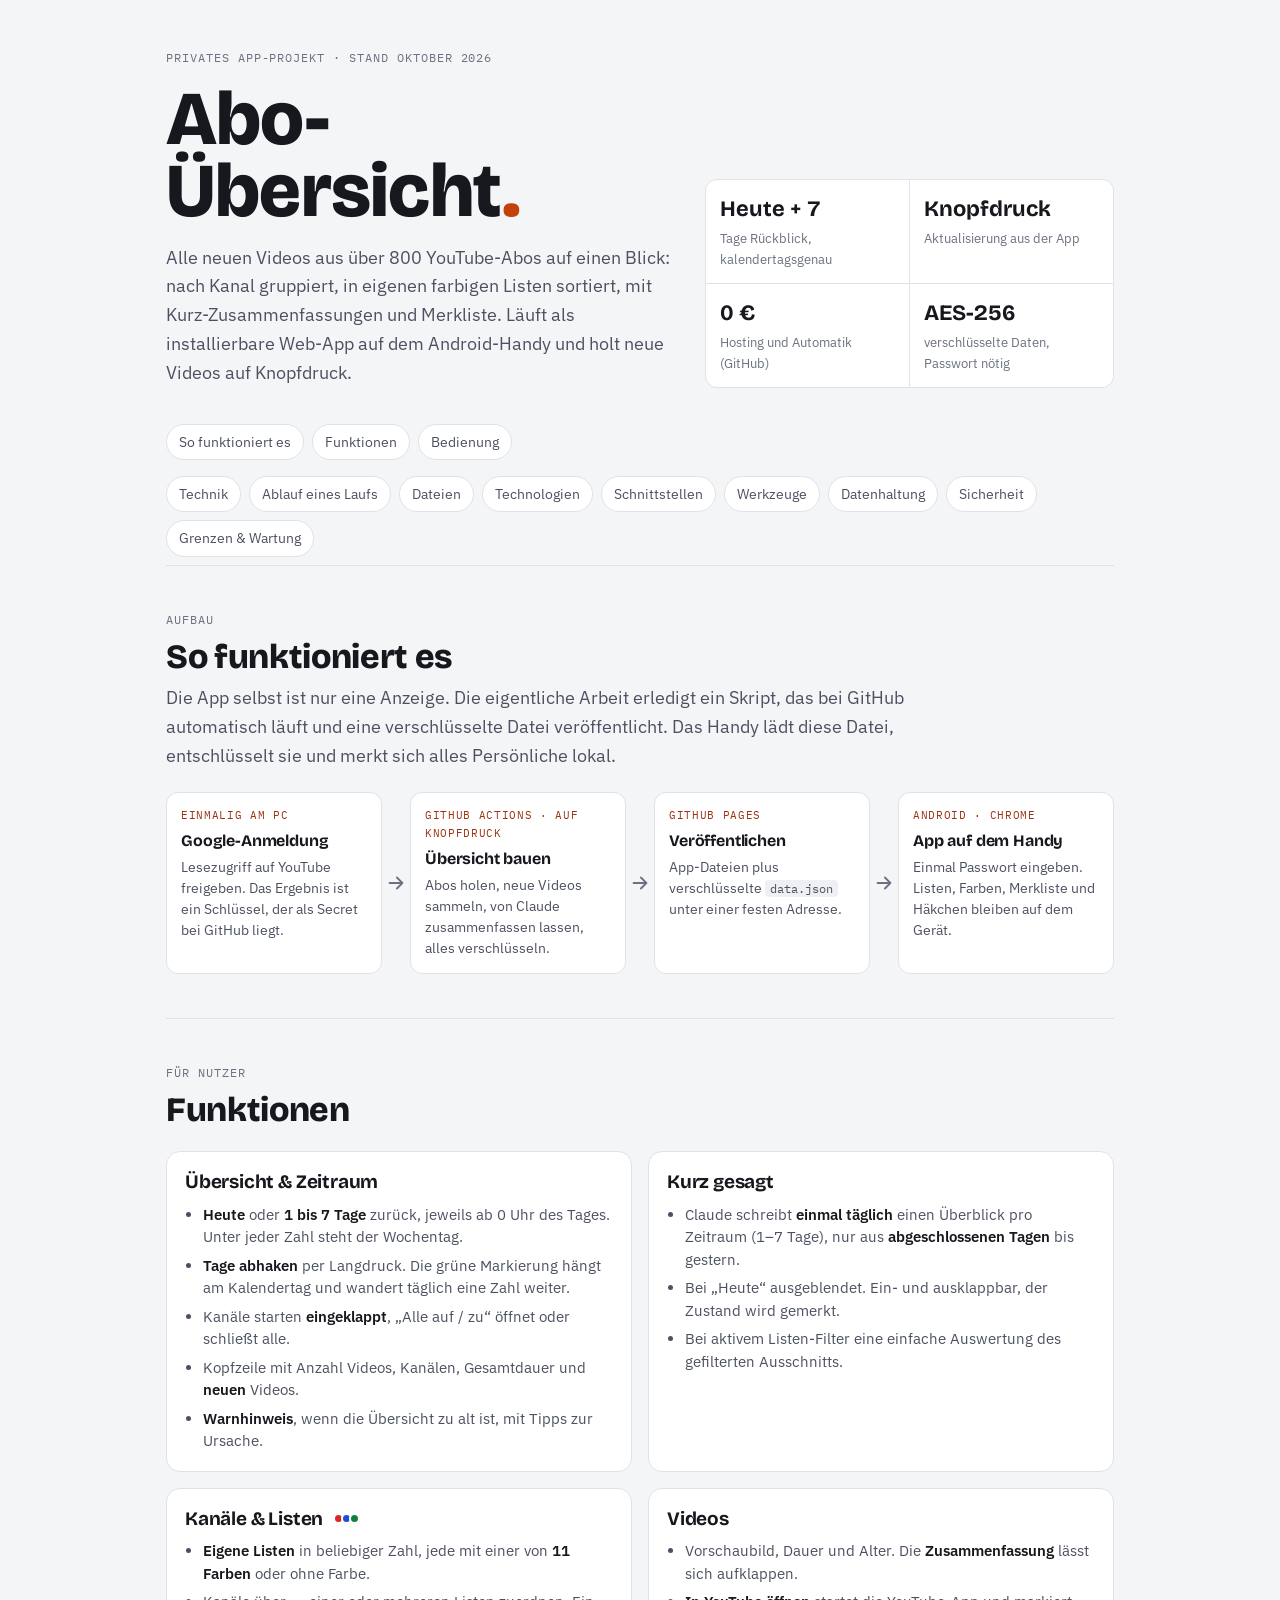
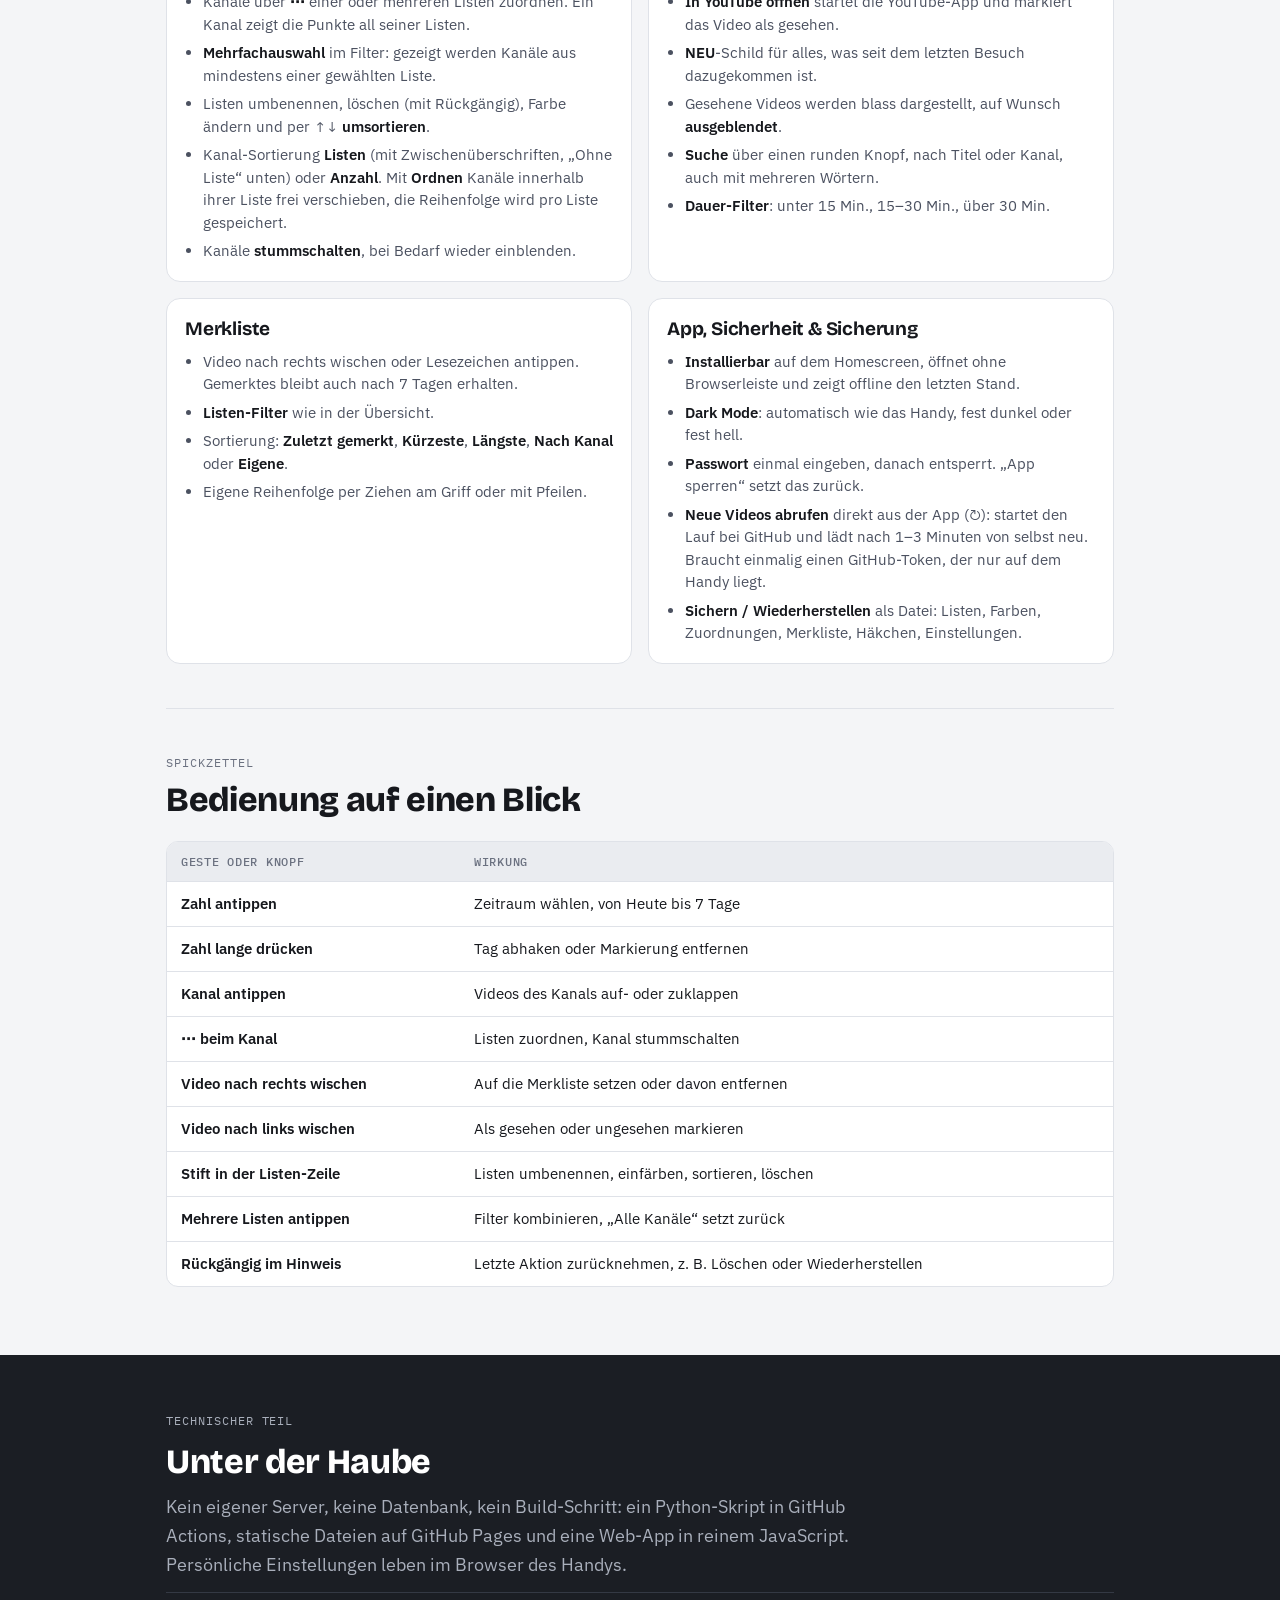
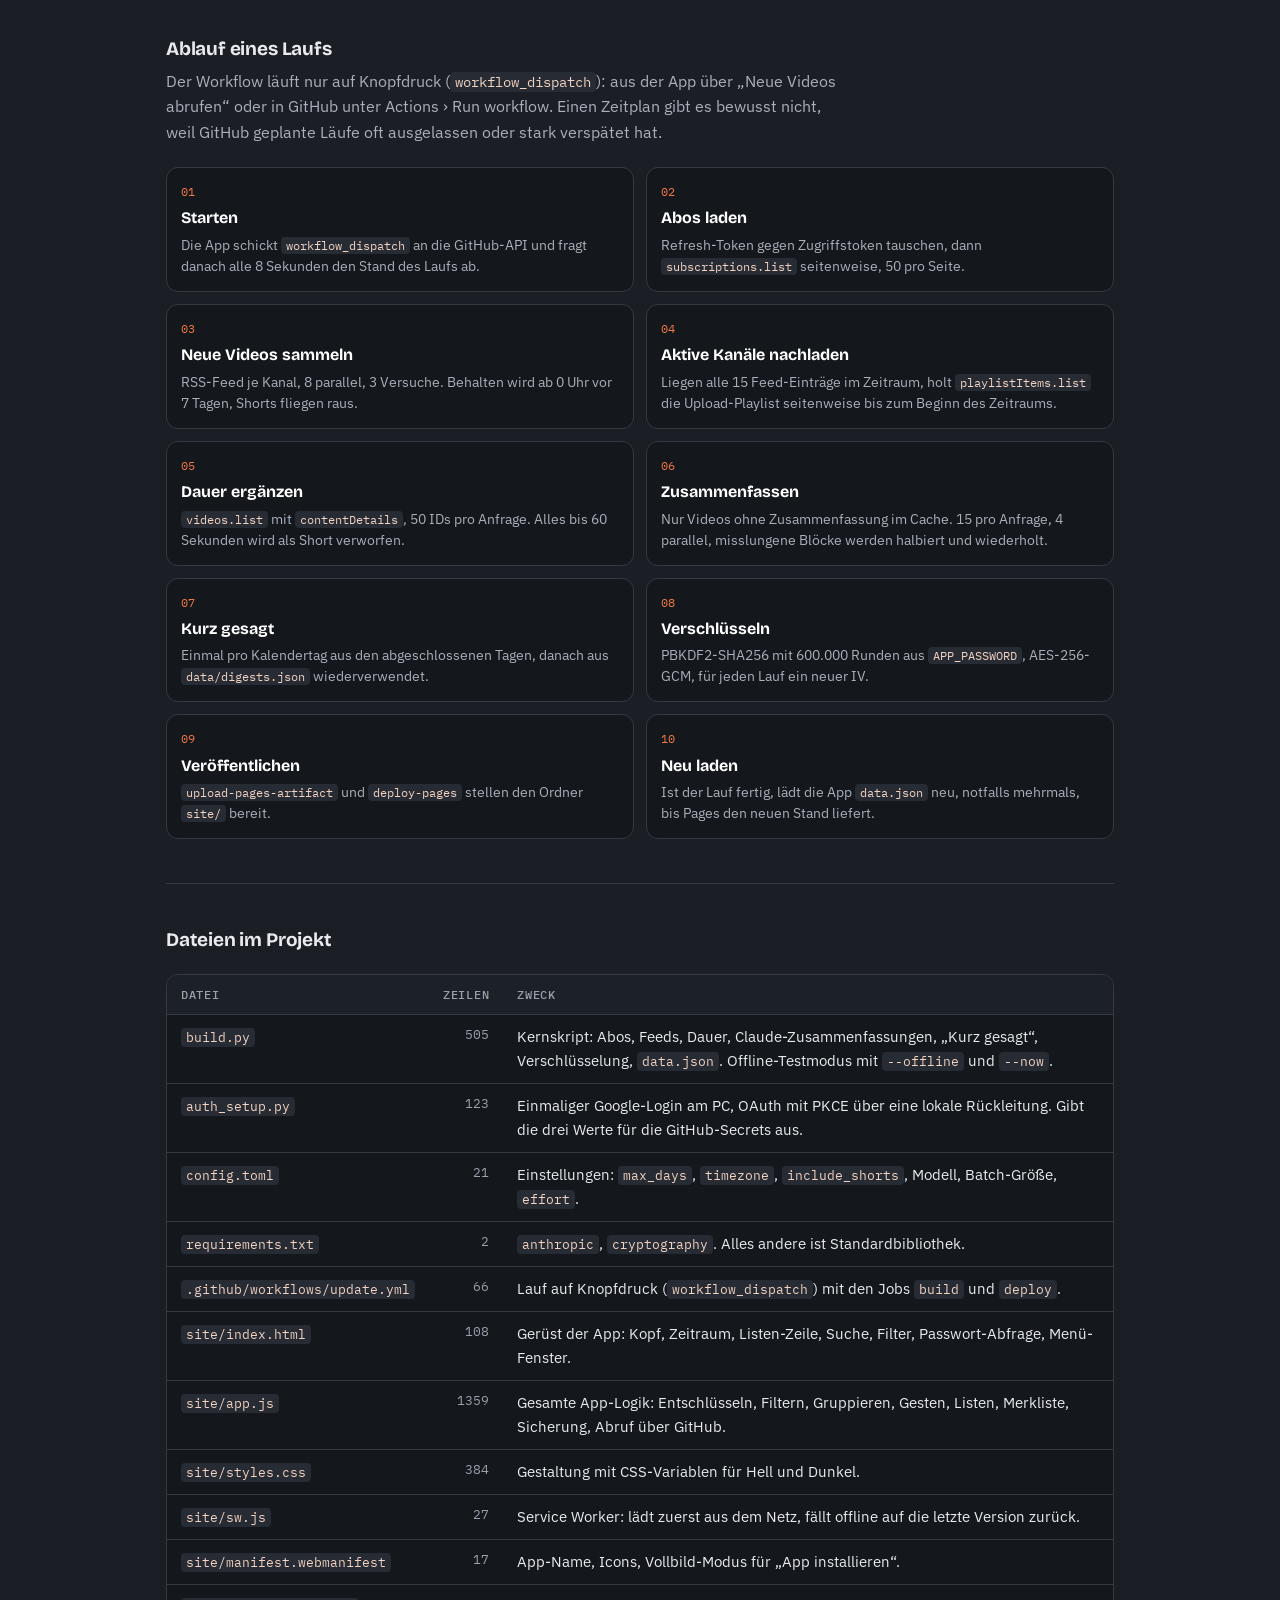
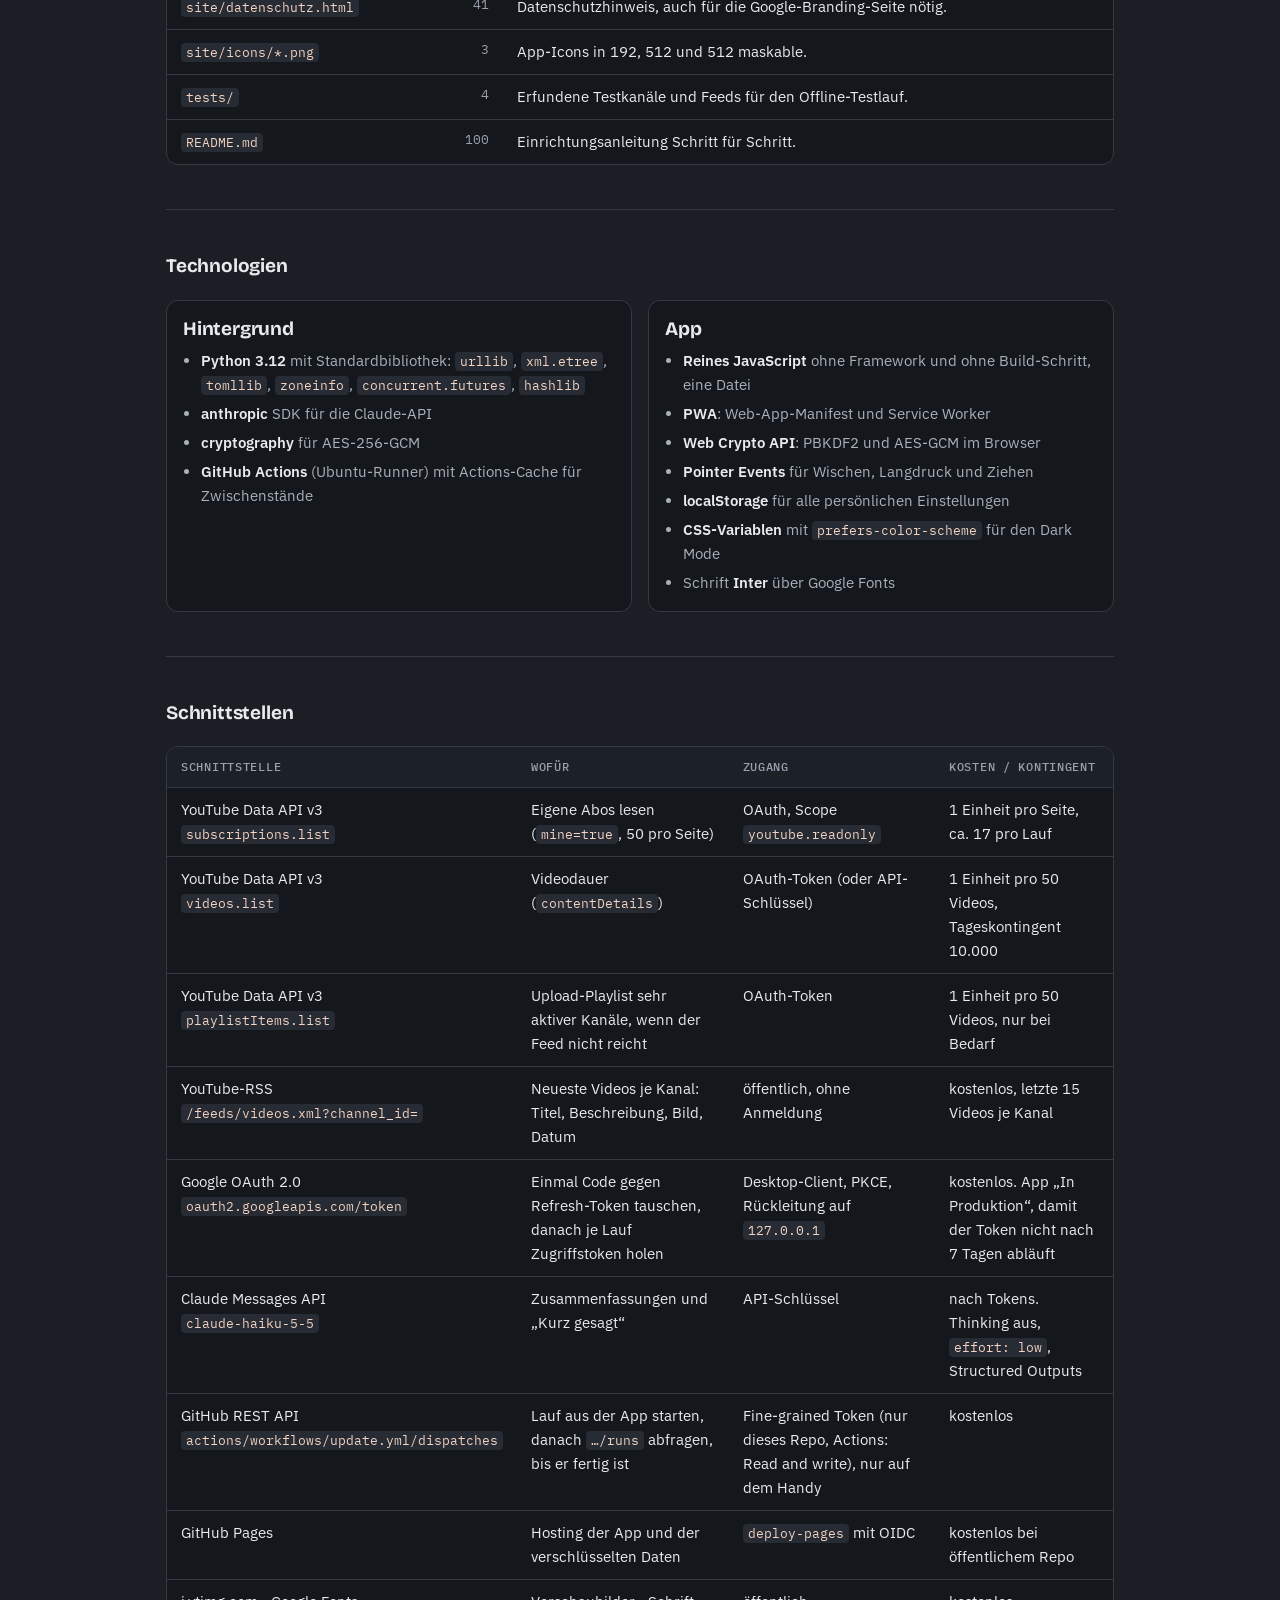
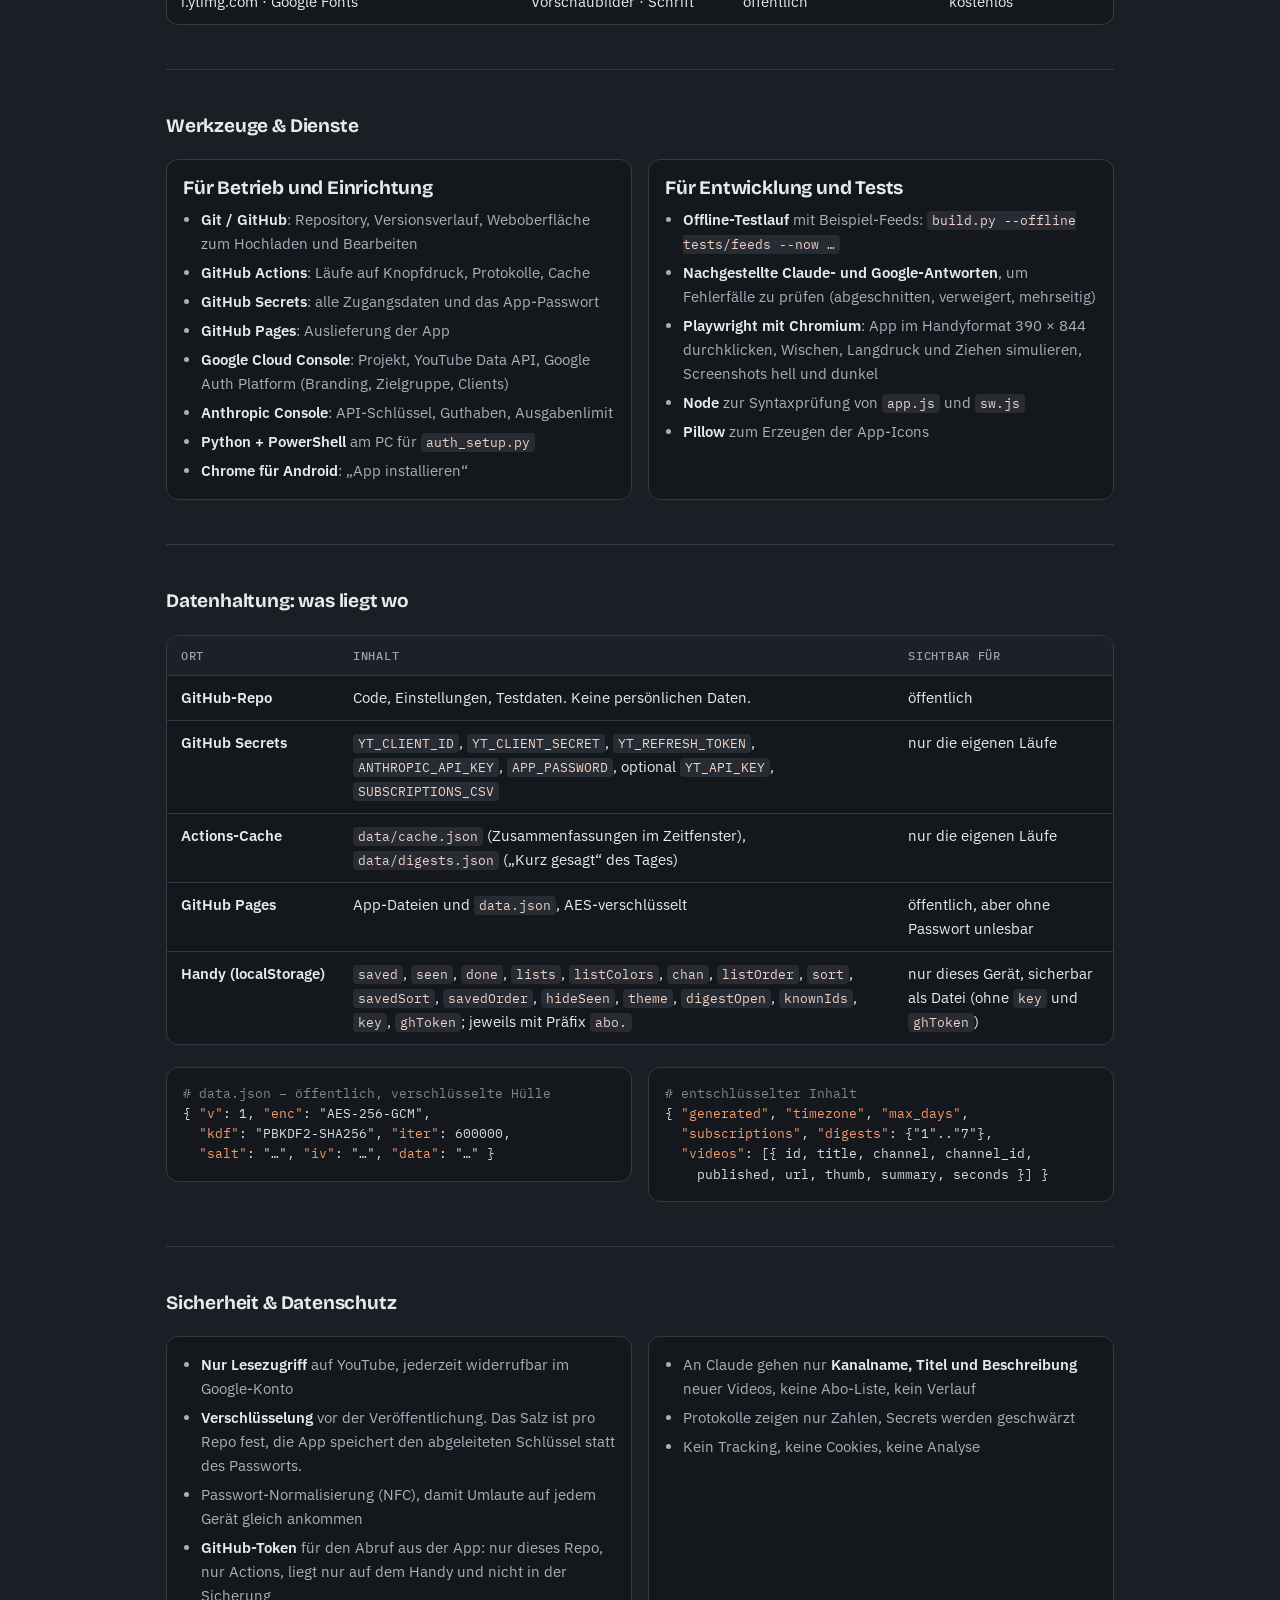
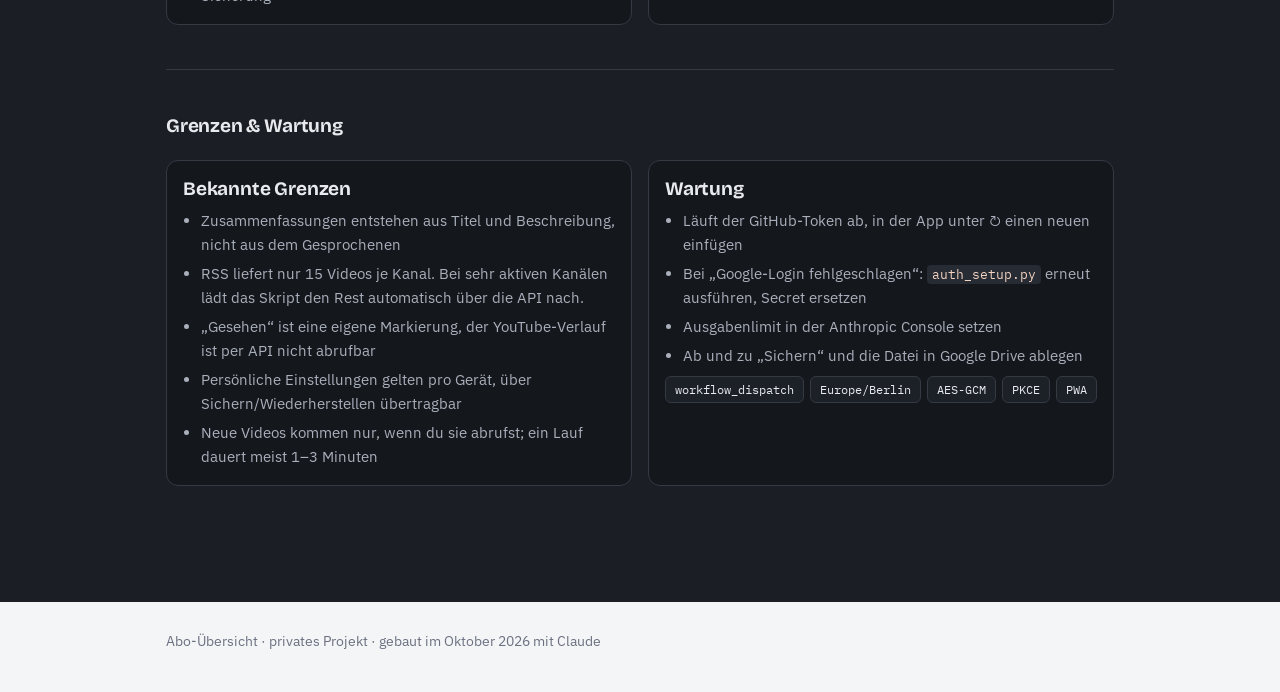
<file: docs/projektbuch.html>
<!doctype html>
<html lang="de">
<head>
<meta charset="utf-8">
<meta name="viewport" content="width=device-width, initial-scale=1, viewport-fit=cover">
<title>Abo-Übersicht Projektbuch</title>
<link rel="preconnect" href="https://fonts.googleapis.com">
<link href="https://fonts.googleapis.com/css2?family=Bricolage+Grotesque:opsz,wght@12..96,500;12..96,700;12..96,800&family=IBM+Plex+Sans:ital,wght@0,400;0,500;0,600;1,400&family=IBM+Plex+Mono:wght@400;500&display=swap" rel="stylesheet">
<style>
/* Layout: eine ruhige Lesespalte mit breiteren Einschüben für Ablauf, Tabellen und Raster – oben Nutzerteil, darunter Technikteil */
:root {
  --bg: #F4F5F7;
  --paper: #FFFFFF;
  --ink: #16181D;
  --ink-2: #4B5160;
  --ink-3: #6B7180;
  --line: #DFE2E8;
  --soft: #EAECF0;
  --accent: #C2410C;
  --accent-ink: #9A3412;
  --code-bg: #EEF0F3;
  --tech-bg: #1B1E24;
  --tech-ink: #E8EAEE;
  --tech-ink-2: #A9AFBB;
  --tech-line: #343944;
  --c-rot: #DC2626; --c-blau: #1D4ED8; --c-gruen: #15803D; --c-gelb: #EAB308; --c-lila: #7C3AED; --c-tuerkis: #14B8A6;
  --display: "Bricolage Grotesque", "Segoe UI", system-ui, sans-serif;
  --body: "IBM Plex Sans", "Segoe UI", system-ui, sans-serif;
  --mono: "IBM Plex Mono", ui-monospace, "Cascadia Mono", Consolas, monospace;
  color-scheme: light;
}
@media (prefers-color-scheme: dark) {
  :root:not([data-theme="light"]) {
    --bg: #111317; --paper: #1A1D23; --ink: #EDEFF3; --ink-2: #B7BCC7; --ink-3: #9198A6;
    --line: #2C3039; --soft: #242831; --accent: #F07A45; --accent-ink: #F59B6E; --code-bg: #22262E;
    --tech-bg: #0B0D10; --tech-ink: #E8EAEE; --tech-ink-2: #A3A9B5; --tech-line: #2A2F38;
    color-scheme: dark;
  }
}
:root[data-theme="dark"] {
  --bg: #111317; --paper: #1A1D23; --ink: #EDEFF3; --ink-2: #B7BCC7; --ink-3: #9198A6;
  --line: #2C3039; --soft: #242831; --accent: #F07A45; --accent-ink: #F59B6E; --code-bg: #22262E;
  --tech-bg: #0B0D10; --tech-ink: #E8EAEE; --tech-ink-2: #A3A9B5; --tech-line: #2A2F38;
  color-scheme: dark;
}

* { box-sizing: border-box; }
body { background: var(--bg); color: var(--ink); font-family: var(--body); font-size: 16px; line-height: 1.6; }
.wrap { max-width: 980px; margin: 0 auto; padding-left: max(16px, env(safe-area-inset-left, 0px)); padding-right: max(16px, env(safe-area-inset-right, 0px)); }
.prose { max-width: 68ch; }
h1, h2, h3 { font-family: var(--display); text-wrap: balance; margin: 0; letter-spacing: -0.01em; }
h2 { font-size: clamp(26px, 4vw, 34px); line-height: 1.15; font-weight: 800; }
h3 { font-size: 19px; line-height: 1.25; font-weight: 700; }
p { margin: 0; }
a { color: var(--accent-ink); text-underline-offset: 3px; }
a:focus-visible, button:focus-visible { outline: 2px solid var(--accent); outline-offset: 2px; border-radius: 4px; }
code, .mono { font-family: var(--mono); font-size: 0.86em; }
code { background: var(--code-bg); padding: 1px 5px; border-radius: 4px; overflow-wrap: anywhere; }
.eyebrow { font-family: var(--mono); font-size: 12px; letter-spacing: 0.08em; text-transform: uppercase; color: var(--ink-3); }
.lead { font-size: 18px; color: var(--ink-2); }

/* Kopf */
header.top { padding-block: 48px 36px; display: grid; gap: 28px; grid-template-columns: minmax(0, 1.25fr) minmax(0, 1fr); align-items: end; }
header.top h1 { font-size: clamp(42px, 8vw, 76px); line-height: 0.95; font-weight: 800; }
header.top h1 span { color: var(--accent); }
.hero-text { display: flex; flex-direction: column; gap: 16px; min-width: 0; }
.facts { display: grid; grid-template-columns: repeat(2, minmax(0, 1fr)); gap: 1px; background: var(--line); border: 1px solid var(--line); border-radius: 12px; overflow: hidden; }
.fact { background: var(--paper); padding: 12px 14px; display: flex; flex-direction: column; gap: 2px; }
.fact b { font-family: var(--display); font-size: 22px; font-weight: 700; font-variant-numeric: tabular-nums; }
.fact span { font-size: 13px; color: var(--ink-3); }
nav.toc { display: flex; flex-wrap: wrap; gap: 8px; padding-block: 0 8px; }
nav.toc a { font-size: 14px; text-decoration: none; color: var(--ink-2); border: 1px solid var(--line); background: var(--paper); padding: 6px 12px; border-radius: 999px; }
nav.toc a:hover { color: var(--ink); border-color: var(--ink-3); }
nav.toc .sep { width: 100%; height: 0; }

section.block { padding-block: 44px; border-top: 1px solid var(--line); display: flex; flex-direction: column; gap: 22px; }
.head { display: flex; flex-direction: column; gap: 8px; }

/* Ablauf-Band */
.flow { display: grid; grid-template-columns: repeat(4, minmax(0, 1fr)); gap: 0; align-items: stretch; }
.node { background: var(--paper); border: 1px solid var(--line); border-radius: 12px; padding: 14px; display: flex; flex-direction: column; gap: 6px; min-width: 0; }
.node .where { font-family: var(--mono); font-size: 11px; letter-spacing: 0.06em; text-transform: uppercase; color: var(--accent-ink); }
.node h3 { font-size: 16px; }
.node p { font-size: 14px; color: var(--ink-2); line-height: 1.5; }
.arrow { display: flex; align-items: center; justify-content: center; color: var(--ink-3); }
.flow { grid-template-columns: minmax(0, 1fr) 28px minmax(0, 1fr) 28px minmax(0, 1fr) 28px minmax(0, 1fr); }

/* Funktionsraster */
.features { display: grid; grid-template-columns: repeat(2, minmax(0, 1fr)); gap: 16px; }
.feat { background: var(--paper); border: 1px solid var(--line); border-radius: 14px; padding: 18px; display: flex; flex-direction: column; gap: 10px; min-width: 0; }
.feat h3 { display: flex; align-items: center; gap: 10px; }
.feat ul { margin: 0; padding-left: 18px; display: flex; flex-direction: column; gap: 6px; }
.feat li { color: var(--ink-2); font-size: 15px; line-height: 1.5; }
.feat li b { color: var(--ink); font-weight: 600; }
.dots { display: inline-flex; }
.dots i { width: 11px; height: 11px; border-radius: 50%; border: 2px solid var(--paper); margin-left: -3px; }
.dots i:first-child { margin-left: 0; }

/* Gesten */
.table-wrap { overflow-x: auto; border: 1px solid var(--line); border-radius: 12px; background: var(--paper); }
table { width: 100%; border-collapse: collapse; font-size: 15px; }
th, td { text-align: left; vertical-align: top; padding: 10px 14px; border-bottom: 1px solid var(--line); }
th { font-family: var(--mono); font-size: 12px; font-weight: 500; letter-spacing: 0.06em; text-transform: uppercase; color: var(--ink-3); background: var(--soft); }
tr:last-child td { border-bottom: none; }
td.k { font-weight: 600; white-space: nowrap; }
td.n { font-variant-numeric: tabular-nums; text-align: right; color: var(--ink-3); font-family: var(--mono); font-size: 13px; }
td code { white-space: nowrap; }

/* Technikteil – dunkles Band */
.tech { background: var(--tech-bg); color: var(--tech-ink); margin-top: 24px; }
.tech .wrap { padding-block: 56px 72px; }
.tech-intro { display: flex; flex-direction: column; gap: 12px; padding-bottom: 12px; }
.tech-intro .eyebrow { color: var(--tech-ink-2); }
.tech h2 { color: #FFFFFF; }
.tech section.block { border-top-color: var(--tech-line); }
.tech .lead, .tech p { color: var(--tech-ink-2); }
.tech h3 { color: var(--tech-ink); }
.tech code { background: #262B34; color: #F3D3C2; }
.tech .table-wrap { background: #14171C; border-color: var(--tech-line); }
.tech th { background: #1C2027; color: #9AA1AE; }
.tech th, .tech td { border-bottom-color: var(--tech-line); }
.tech td { color: var(--tech-ink); }
.tech td.n { color: #9AA1AE; }
.tech a { color: #F59B6E; }

/* Ablauf eines Laufs – echte Reihenfolge, daher nummeriert */
ol.run { list-style: none; margin: 0; padding: 0; display: grid; grid-template-columns: repeat(2, minmax(0, 1fr)); gap: 12px; counter-reset: s; }
ol.run li { counter-increment: s; background: #14171C; border: 1px solid var(--tech-line); border-radius: 12px; padding: 14px 14px 14px 14px; display: flex; flex-direction: column; gap: 4px; min-width: 0; }
ol.run li::before { content: counter(s, decimal-leading-zero); font-family: var(--mono); font-size: 12px; color: #F07A45; }
ol.run b { color: #FFFFFF; font-family: var(--display); font-size: 16px; font-weight: 700; }
ol.run span { color: var(--tech-ink-2); font-size: 14px; line-height: 1.5; }

.grid2 { display: grid; grid-template-columns: repeat(2, minmax(0, 1fr)); gap: 16px; }
.grid2 > * { min-width: 0; }
.panel { border: 1px solid var(--tech-line); border-radius: 12px; padding: 16px; display: flex; flex-direction: column; gap: 8px; min-width: 0; background: #14171C; }
.panel ul { margin: 0; padding-left: 18px; display: flex; flex-direction: column; gap: 5px; color: var(--tech-ink-2); font-size: 15px; }
.panel ul b { color: var(--tech-ink); font-weight: 600; }
pre { margin: 0; overflow-x: auto; background: #14171C; border: 1px solid var(--tech-line); border-radius: 12px; padding: 16px; font-family: var(--mono); font-size: 13px; line-height: 1.55; color: #D9DDE4; }
pre .c { color: #7F8794; }
pre .k { color: #F59B6E; }
.chips { display: flex; flex-wrap: wrap; gap: 6px; }
.chip { font-family: var(--mono); font-size: 12px; padding: 3px 9px; border-radius: 6px; border: 1px solid var(--tech-line); color: var(--tech-ink); background: #1C2027; }
footer { padding-block: 28px 40px; color: var(--ink-3); font-size: 14px; }

@media (max-width: 760px) {
  header.top { grid-template-columns: 1fr; padding-block: 32px 24px; }
  .flow { grid-template-columns: 1fr; }
  .arrow { height: 26px; transform: rotate(90deg); }
  .features, .grid2 { grid-template-columns: 1fr; }
  ol.run { grid-template-columns: 1fr; }
  section.block { padding-block: 34px; }
}
@media (min-width: 761px) and (max-width: 940px) { ol.run { grid-template-columns: repeat(2, minmax(0, 1fr)); } }
@media (prefers-reduced-motion: no-preference) { nav.toc a { transition: border-color .15s, color .15s; } }
</style>
<style>body { margin: 0; } [hidden] { display: none !important; } img { max-width: 100%; }</style>
</head>
<body>


<div class="wrap">
  <header class="top">
    <div class="hero-text">
      <span class="eyebrow">Privates App-Projekt · Stand Oktober 2026</span>
      <h1>Abo-<br>Übersicht<span>.</span></h1>
      <p class="lead">Alle neuen Videos aus über 800 YouTube-Abos auf einen Blick: nach Kanal gruppiert, in eigenen farbigen Listen sortiert, mit Kurz-Zusammenfassungen und Merkliste. Läuft als installierbare Web-App auf dem Android-Handy und holt neue Videos auf Knopfdruck.</p>
    </div>
    <div class="facts" aria-label="Eckdaten">
      <div class="fact"><b>Heute + 7</b><span>Tage Rückblick, kalendertagsgenau</span></div>
      <div class="fact"><b>Knopfdruck</b><span>Aktualisierung aus der App</span></div>
      <div class="fact"><b>0 €</b><span>Hosting und Automatik (GitHub)</span></div>
      <div class="fact"><b>AES-256</b><span>verschlüsselte Daten, Passwort nötig</span></div>
    </div>
  </header>

  <nav class="toc" aria-label="Inhalt">
    <a href="#ueberblick">So funktioniert es</a>
    <a href="#funktionen">Funktionen</a>
    <a href="#bedienung">Bedienung</a>
    <span class="sep" aria-hidden="true"></span>
    <a href="#technik">Technik</a>
    <a href="#lauf">Ablauf eines Laufs</a>
    <a href="#dateien">Dateien</a>
    <a href="#technologien">Technologien</a>
    <a href="#schnittstellen">Schnittstellen</a>
    <a href="#werkzeuge">Werkzeuge</a>
    <a href="#daten">Datenhaltung</a>
    <a href="#sicherheit">Sicherheit</a>
    <a href="#grenzen">Grenzen &amp; Wartung</a>
  </nav>

  <section class="block" id="ueberblick">
    <div class="head">
      <span class="eyebrow">Aufbau</span>
      <h2>So funktioniert es</h2>
      <p class="prose lead">Die App selbst ist nur eine Anzeige. Die eigentliche Arbeit erledigt ein Skript, das bei GitHub automatisch läuft und eine verschlüsselte Datei veröffentlicht. Das Handy lädt diese Datei, entschlüsselt sie und merkt sich alles Persönliche lokal.</p>
    </div>
    <div class="flow" role="list">
      <div class="node" role="listitem">
        <span class="where">Einmalig am PC</span>
        <h3>Google-Anmeldung</h3>
        <p>Lesezugriff auf YouTube freigeben. Das Ergebnis ist ein Schlüssel, der als Secret bei GitHub liegt.</p>
      </div>
      <div class="arrow" aria-hidden="true"><svg width="22" height="22" viewBox="0 0 24 24" fill="none" stroke="currentColor" stroke-width="2" stroke-linecap="round" stroke-linejoin="round"><path d="M5 12h14M13 6l6 6-6 6"/></svg></div>
      <div class="node" role="listitem">
        <span class="where">GitHub Actions · auf Knopfdruck</span>
        <h3>Übersicht bauen</h3>
        <p>Abos holen, neue Videos sammeln, von Claude zusammenfassen lassen, alles verschlüsseln.</p>
      </div>
      <div class="arrow" aria-hidden="true"><svg width="22" height="22" viewBox="0 0 24 24" fill="none" stroke="currentColor" stroke-width="2" stroke-linecap="round" stroke-linejoin="round"><path d="M5 12h14M13 6l6 6-6 6"/></svg></div>
      <div class="node" role="listitem">
        <span class="where">GitHub Pages</span>
        <h3>Veröffentlichen</h3>
        <p>App-Dateien plus verschlüsselte <code>data.json</code> unter einer festen Adresse.</p>
      </div>
      <div class="arrow" aria-hidden="true"><svg width="22" height="22" viewBox="0 0 24 24" fill="none" stroke="currentColor" stroke-width="2" stroke-linecap="round" stroke-linejoin="round"><path d="M5 12h14M13 6l6 6-6 6"/></svg></div>
      <div class="node" role="listitem">
        <span class="where">Android · Chrome</span>
        <h3>App auf dem Handy</h3>
        <p>Einmal Passwort eingeben. Listen, Farben, Merkliste und Häkchen bleiben auf dem Gerät.</p>
      </div>
    </div>
  </section>

  <section class="block" id="funktionen">
    <div class="head">
      <span class="eyebrow">Für Nutzer</span>
      <h2>Funktionen</h2>
    </div>
    <div class="features">
      <article class="feat">
        <h3>Übersicht &amp; Zeitraum</h3>
        <ul>
          <li><b>Heute</b> oder <b>1 bis 7 Tage</b> zurück, jeweils ab 0 Uhr des Tages. Unter jeder Zahl steht der Wochentag.</li>
          <li><b>Tage abhaken</b> per Langdruck. Die grüne Markierung hängt am Kalendertag und wandert täglich eine Zahl weiter.</li>
          <li>Kanäle starten <b>eingeklappt</b>, „Alle auf / zu“ öffnet oder schließt alle.</li>
          <li>Kopfzeile mit Anzahl Videos, Kanälen, Gesamtdauer und <b>neuen</b> Videos.</li>
          <li><b>Warnhinweis</b>, wenn die Übersicht zu alt ist, mit Tipps zur Ursache.</li>
        </ul>
      </article>
      <article class="feat">
        <h3>Kurz gesagt</h3>
        <ul>
          <li>Claude schreibt <b>einmal täglich</b> einen Überblick pro Zeitraum (1–7 Tage), nur aus <b>abgeschlossenen Tagen</b> bis gestern.</li>
          <li>Bei „Heute“ ausgeblendet. Ein- und ausklappbar, der Zustand wird gemerkt.</li>
          <li>Bei aktivem Listen-Filter eine einfache Auswertung des gefilterten Ausschnitts.</li>
        </ul>
      </article>
      <article class="feat">
        <h3>Kanäle &amp; Listen <span class="dots" aria-hidden="true"><i style="background:var(--c-rot)"></i><i style="background:var(--c-blau)"></i><i style="background:var(--c-gruen)"></i></span></h3>
        <ul>
          <li><b>Eigene Listen</b> in beliebiger Zahl, jede mit einer von <b>11 Farben</b> oder ohne Farbe.</li>
          <li>Kanäle über <b>⋯</b> einer oder mehreren Listen zuordnen. Ein Kanal zeigt die Punkte all seiner Listen.</li>
          <li><b>Mehrfachauswahl</b> im Filter: gezeigt werden Kanäle aus mindestens einer gewählten Liste.</li>
          <li>Listen umbenennen, löschen (mit Rückgängig), Farbe ändern und per ↑↓ <b>umsortieren</b>.</li>
          <li>Kanal-Sortierung <b>Listen</b> (mit Zwischenüberschriften, „Ohne Liste“ unten) oder <b>Anzahl</b>. Mit <b>Ordnen</b> Kanäle innerhalb ihrer Liste frei verschieben, die Reihenfolge wird pro Liste gespeichert.</li>
          <li>Kanäle <b>stummschalten</b>, bei Bedarf wieder einblenden.</li>
        </ul>
      </article>
      <article class="feat">
        <h3>Videos</h3>
        <ul>
          <li>Vorschaubild, Dauer und Alter. Die <b>Zusammenfassung</b> lässt sich aufklappen.</li>
          <li><b>In YouTube öffnen</b> startet die YouTube-App und markiert das Video als gesehen.</li>
          <li><b>NEU</b>-Schild für alles, was seit dem letzten Besuch dazugekommen ist.</li>
          <li>Gesehene Videos werden blass dargestellt, auf Wunsch <b>ausgeblendet</b>.</li>
          <li><b>Suche</b> über einen runden Knopf, nach Titel oder Kanal, auch mit mehreren Wörtern.</li>
          <li><b>Dauer-Filter</b>: unter 15 Min., 15–30 Min., über 30 Min.</li>
        </ul>
      </article>
      <article class="feat">
        <h3>Merkliste</h3>
        <ul>
          <li>Video nach rechts wischen oder Lesezeichen antippen. Gemerktes bleibt auch nach 7 Tagen erhalten.</li>
          <li><b>Listen-Filter</b> wie in der Übersicht.</li>
          <li>Sortierung: <b>Zuletzt gemerkt</b>, <b>Kürzeste</b>, <b>Längste</b>, <b>Nach Kanal</b> oder <b>Eigene</b>.</li>
          <li>Eigene Reihenfolge per Ziehen am Griff oder mit Pfeilen.</li>
        </ul>
      </article>
      <article class="feat">
        <h3>App, Sicherheit &amp; Sicherung</h3>
        <ul>
          <li><b>Installierbar</b> auf dem Homescreen, öffnet ohne Browserleiste und zeigt offline den letzten Stand.</li>
          <li><b>Dark Mode</b>: automatisch wie das Handy, fest dunkel oder fest hell.</li>
          <li><b>Passwort</b> einmal eingeben, danach entsperrt. „App sperren“ setzt das zurück.</li>
          <li><b>Neue Videos abrufen</b> direkt aus der App (↻): startet den Lauf bei GitHub und lädt nach 1–3 Minuten von selbst neu. Braucht einmalig einen GitHub-Token, der nur auf dem Handy liegt.</li>
          <li><b>Sichern / Wiederherstellen</b> als Datei: Listen, Farben, Zuordnungen, Merkliste, Häkchen, Einstellungen.</li>
        </ul>
      </article>
    </div>
  </section>

  <section class="block" id="bedienung">
    <div class="head">
      <span class="eyebrow">Spickzettel</span>
      <h2>Bedienung auf einen Blick</h2>
    </div>
    <div class="table-wrap">
      <table>
        <thead><tr><th>Geste oder Knopf</th><th>Wirkung</th></tr></thead>
        <tbody>
          <tr><td class="k">Zahl antippen</td><td>Zeitraum wählen, von Heute bis 7 Tage</td></tr>
          <tr><td class="k">Zahl lange drücken</td><td>Tag abhaken oder Markierung entfernen</td></tr>
          <tr><td class="k">Kanal antippen</td><td>Videos des Kanals auf- oder zuklappen</td></tr>
          <tr><td class="k">⋯ beim Kanal</td><td>Listen zuordnen, Kanal stummschalten</td></tr>
          <tr><td class="k">Video nach rechts wischen</td><td>Auf die Merkliste setzen oder davon entfernen</td></tr>
          <tr><td class="k">Video nach links wischen</td><td>Als gesehen oder ungesehen markieren</td></tr>
          <tr><td class="k">Stift in der Listen-Zeile</td><td>Listen umbenennen, einfärben, sortieren, löschen</td></tr>
          <tr><td class="k">Mehrere Listen antippen</td><td>Filter kombinieren, „Alle Kanäle“ setzt zurück</td></tr>
          <tr><td class="k">Rückgängig im Hinweis</td><td>Letzte Aktion zurücknehmen, z.&nbsp;B. Löschen oder Wiederherstellen</td></tr>
        </tbody>
      </table>
    </div>
  </section>
</div>

<div class="tech" id="technik">
  <div class="wrap">
    <div class="tech-intro">
      <span class="eyebrow">Technischer Teil</span>
      <h2>Unter der Haube</h2>
      <p class="prose lead">Kein eigener Server, keine Datenbank, kein Build-Schritt: ein Python-Skript in GitHub Actions, statische Dateien auf GitHub Pages und eine Web-App in reinem JavaScript. Persönliche Einstellungen leben im Browser des Handys.</p>
    </div>

    <section class="block" id="lauf">
      <div class="head">
        <h3>Ablauf eines Laufs</h3>
        <p class="prose">Der Workflow läuft nur auf Knopfdruck (<code>workflow_dispatch</code>): aus der App über „Neue Videos abrufen“ oder in GitHub unter Actions › Run workflow. Einen Zeitplan gibt es bewusst nicht, weil GitHub geplante Läufe oft ausgelassen oder stark verspätet hat.</p>
      </div>
      <ol class="run">
        <li><b>Starten</b><span>Die App schickt <code>workflow_dispatch</code> an die GitHub-API und fragt danach alle 8 Sekunden den Stand des Laufs ab.</span></li>
        <li><b>Abos laden</b><span>Refresh-Token gegen Zugriffstoken tauschen, dann <code>subscriptions.list</code> seitenweise, 50 pro Seite.</span></li>
        <li><b>Neue Videos sammeln</b><span>RSS-Feed je Kanal, 8 parallel, 3 Versuche. Behalten wird ab 0 Uhr vor 7 Tagen, Shorts fliegen raus.</span></li>
        <li><b>Aktive Kanäle nachladen</b><span>Liegen alle 15 Feed-Einträge im Zeitraum, holt <code>playlistItems.list</code> die Upload-Playlist seitenweise bis zum Beginn des Zeitraums.</span></li>
        <li><b>Dauer ergänzen</b><span><code>videos.list</code> mit <code>contentDetails</code>, 50 IDs pro Anfrage. Alles bis 60 Sekunden wird als Short verworfen.</span></li>
        <li><b>Zusammenfassen</b><span>Nur Videos ohne Zusammenfassung im Cache. 15 pro Anfrage, 4 parallel, misslungene Blöcke werden halbiert und wiederholt.</span></li>
        <li><b>Kurz gesagt</b><span>Einmal pro Kalendertag aus den abgeschlossenen Tagen, danach aus <code>data/digests.json</code> wiederverwendet.</span></li>
        <li><b>Verschlüsseln</b><span>PBKDF2-SHA256 mit 600.000 Runden aus <code>APP_PASSWORD</code>, AES-256-GCM, für jeden Lauf ein neuer IV.</span></li>
        <li><b>Veröffentlichen</b><span><code>upload-pages-artifact</code> und <code>deploy-pages</code> stellen den Ordner <code>site/</code> bereit.</span></li>
        <li><b>Neu laden</b><span>Ist der Lauf fertig, lädt die App <code>data.json</code> neu, notfalls mehrmals, bis Pages den neuen Stand liefert.</span></li>
      </ol>
    </section>

    <section class="block" id="dateien">
      <div class="head"><h3>Dateien im Projekt</h3></div>
      <div class="table-wrap">
        <table>
          <thead><tr><th>Datei</th><th>Zeilen</th><th>Zweck</th></tr></thead>
          <tbody>
            <tr><td><code>build.py</code></td><td class="n">505</td><td>Kernskript: Abos, Feeds, Dauer, Claude-Zusammenfassungen, „Kurz gesagt“, Verschlüsselung, <code>data.json</code>. Offline-Testmodus mit <code>--offline</code> und <code>--now</code>.</td></tr>
            <tr><td><code>auth_setup.py</code></td><td class="n">123</td><td>Einmaliger Google-Login am PC, OAuth mit PKCE über eine lokale Rückleitung. Gibt die drei Werte für die GitHub-Secrets aus.</td></tr>
            <tr><td><code>config.toml</code></td><td class="n">21</td><td>Einstellungen: <code>max_days</code>, <code>timezone</code>, <code>include_shorts</code>, Modell, Batch-Größe, <code>effort</code>.</td></tr>
            <tr><td><code>requirements.txt</code></td><td class="n">2</td><td><code>anthropic</code>, <code>cryptography</code>. Alles andere ist Standardbibliothek.</td></tr>
            <tr><td><code>.github/workflows/update.yml</code></td><td class="n">66</td><td>Lauf auf Knopfdruck (<code>workflow_dispatch</code>) mit den Jobs <code>build</code> und <code>deploy</code>.</td></tr>
            <tr><td><code>site/index.html</code></td><td class="n">108</td><td>Gerüst der App: Kopf, Zeitraum, Listen-Zeile, Suche, Filter, Passwort-Abfrage, Menü-Fenster.</td></tr>
            <tr><td><code>site/app.js</code></td><td class="n">1359</td><td>Gesamte App-Logik: Entschlüsseln, Filtern, Gruppieren, Gesten, Listen, Merkliste, Sicherung, Abruf über GitHub.</td></tr>
            <tr><td><code>site/styles.css</code></td><td class="n">384</td><td>Gestaltung mit CSS-Variablen für Hell und Dunkel.</td></tr>
            <tr><td><code>site/sw.js</code></td><td class="n">27</td><td>Service Worker: lädt zuerst aus dem Netz, fällt offline auf die letzte Version zurück.</td></tr>
            <tr><td><code>site/manifest.webmanifest</code></td><td class="n">17</td><td>App-Name, Icons, Vollbild-Modus für „App installieren“.</td></tr>
            <tr><td><code>site/datenschutz.html</code></td><td class="n">41</td><td>Datenschutzhinweis, auch für die Google-Branding-Seite nötig.</td></tr>
            <tr><td><code>site/icons/*.png</code></td><td class="n">3</td><td>App-Icons in 192, 512 und 512 maskable.</td></tr>
            <tr><td><code>tests/</code></td><td class="n">4</td><td>Erfundene Testkanäle und Feeds für den Offline-Testlauf.</td></tr>
            <tr><td><code>README.md</code></td><td class="n">100</td><td>Einrichtungsanleitung Schritt für Schritt.</td></tr>
          </tbody>
        </table>
      </div>
    </section>

    <section class="block" id="technologien">
      <div class="head"><h3>Technologien</h3></div>
      <div class="grid2">
        <div class="panel">
          <h3>Hintergrund</h3>
          <ul>
            <li><b>Python 3.12</b> mit Standardbibliothek: <code>urllib</code>, <code>xml.etree</code>, <code>tomllib</code>, <code>zoneinfo</code>, <code>concurrent.futures</code>, <code>hashlib</code></li>
            <li><b>anthropic</b> SDK für die Claude-API</li>
            <li><b>cryptography</b> für AES-256-GCM</li>
            <li><b>GitHub Actions</b> (Ubuntu-Runner) mit Actions-Cache für Zwischenstände</li>
          </ul>
        </div>
        <div class="panel">
          <h3>App</h3>
          <ul>
            <li><b>Reines JavaScript</b> ohne Framework und ohne Build-Schritt, eine Datei</li>
            <li><b>PWA</b>: Web-App-Manifest und Service Worker</li>
            <li><b>Web Crypto API</b>: PBKDF2 und AES-GCM im Browser</li>
            <li><b>Pointer Events</b> für Wischen, Langdruck und Ziehen</li>
            <li><b>localStorage</b> für alle persönlichen Einstellungen</li>
            <li><b>CSS-Variablen</b> mit <code>prefers-color-scheme</code> für den Dark Mode</li>
            <li>Schrift <b>Inter</b> über Google Fonts</li>
          </ul>
        </div>
      </div>
    </section>

    <section class="block" id="schnittstellen">
      <div class="head"><h3>Schnittstellen</h3></div>
      <div class="table-wrap">
        <table>
          <thead><tr><th>Schnittstelle</th><th>Wofür</th><th>Zugang</th><th>Kosten / Kontingent</th></tr></thead>
          <tbody>
            <tr><td>YouTube Data API v3<br><code>subscriptions.list</code></td><td>Eigene Abos lesen (<code>mine=true</code>, 50 pro Seite)</td><td>OAuth, Scope <code>youtube.readonly</code></td><td>1 Einheit pro Seite, ca. 17 pro Lauf</td></tr>
            <tr><td>YouTube Data API v3<br><code>videos.list</code></td><td>Videodauer (<code>contentDetails</code>)</td><td>OAuth-Token (oder API-Schlüssel)</td><td>1 Einheit pro 50 Videos, Tageskontingent 10.000</td></tr>
            <tr><td>YouTube Data API v3<br><code>playlistItems.list</code></td><td>Upload-Playlist sehr aktiver Kanäle, wenn der Feed nicht reicht</td><td>OAuth-Token</td><td>1 Einheit pro 50 Videos, nur bei Bedarf</td></tr>
            <tr><td>YouTube-RSS<br><code>/feeds/videos.xml?channel_id=</code></td><td>Neueste Videos je Kanal: Titel, Beschreibung, Bild, Datum</td><td>öffentlich, ohne Anmeldung</td><td>kostenlos, letzte 15 Videos je Kanal</td></tr>
            <tr><td>Google OAuth 2.0<br><code>oauth2.googleapis.com/token</code></td><td>Einmal Code gegen Refresh-Token tauschen, danach je Lauf Zugriffstoken holen</td><td>Desktop-Client, PKCE, Rückleitung auf <code>127.0.0.1</code></td><td>kostenlos. App „In Produktion“, damit der Token nicht nach 7 Tagen abläuft</td></tr>
            <tr><td>Claude Messages API<br><code>claude-haiku-5-5</code></td><td>Zusammenfassungen und „Kurz gesagt“</td><td>API-Schlüssel</td><td>nach Tokens. Thinking aus, <code>effort: low</code>, Structured Outputs</td></tr>
            <tr><td>GitHub REST API<br><code>actions/workflows/update.yml/dispatches</code></td><td>Lauf aus der App starten, danach <code>…/runs</code> abfragen, bis er fertig ist</td><td>Fine-grained Token (nur dieses Repo, Actions: Read and write), nur auf dem Handy</td><td>kostenlos</td></tr>
            <tr><td>GitHub Pages</td><td>Hosting der App und der verschlüsselten Daten</td><td><code>deploy-pages</code> mit OIDC</td><td>kostenlos bei öffentlichem Repo</td></tr>
            <tr><td>i.ytimg.com · Google Fonts</td><td>Vorschaubilder · Schrift</td><td>öffentlich</td><td>kostenlos</td></tr>
          </tbody>
        </table>
      </div>
    </section>

    <section class="block" id="werkzeuge">
      <div class="head"><h3>Werkzeuge &amp; Dienste</h3></div>
      <div class="grid2">
        <div class="panel">
          <h3>Für Betrieb und Einrichtung</h3>
          <ul>
            <li><b>Git / GitHub</b>: Repository, Versionsverlauf, Weboberfläche zum Hochladen und Bearbeiten</li>
            <li><b>GitHub Actions</b>: Läufe auf Knopfdruck, Protokolle, Cache</li>
            <li><b>GitHub Secrets</b>: alle Zugangsdaten und das App-Passwort</li>
            <li><b>GitHub Pages</b>: Auslieferung der App</li>
            <li><b>Google Cloud Console</b>: Projekt, YouTube Data API, Google Auth Platform (Branding, Zielgruppe, Clients)</li>
            <li><b>Anthropic Console</b>: API-Schlüssel, Guthaben, Ausgabenlimit</li>
            <li><b>Python + PowerShell</b> am PC für <code>auth_setup.py</code></li>
            <li><b>Chrome für Android</b>: „App installieren“</li>
          </ul>
        </div>
        <div class="panel">
          <h3>Für Entwicklung und Tests</h3>
          <ul>
            <li><b>Offline-Testlauf</b> mit Beispiel-Feeds: <code>build.py --offline tests/feeds --now …</code></li>
            <li><b>Nachgestellte Claude- und Google-Antworten</b>, um Fehlerfälle zu prüfen (abgeschnitten, verweigert, mehrseitig)</li>
            <li><b>Playwright mit Chromium</b>: App im Handyformat 390 × 844 durchklicken, Wischen, Langdruck und Ziehen simulieren, Screenshots hell und dunkel</li>
            <li><b>Node</b> zur Syntaxprüfung von <code>app.js</code> und <code>sw.js</code></li>
            <li><b>Pillow</b> zum Erzeugen der App-Icons</li>
          </ul>
        </div>
      </div>
    </section>

    <section class="block" id="daten">
      <div class="head">
        <h3>Datenhaltung: was liegt wo</h3>
      </div>
      <div class="table-wrap">
        <table>
          <thead><tr><th>Ort</th><th>Inhalt</th><th>Sichtbar für</th></tr></thead>
          <tbody>
            <tr><td class="k">GitHub-Repo</td><td>Code, Einstellungen, Testdaten. Keine persönlichen Daten.</td><td>öffentlich</td></tr>
            <tr><td class="k">GitHub Secrets</td><td><code>YT_CLIENT_ID</code>, <code>YT_CLIENT_SECRET</code>, <code>YT_REFRESH_TOKEN</code>, <code>ANTHROPIC_API_KEY</code>, <code>APP_PASSWORD</code>, optional <code>YT_API_KEY</code>, <code>SUBSCRIPTIONS_CSV</code></td><td>nur die eigenen Läufe</td></tr>
            <tr><td class="k">Actions-Cache</td><td><code>data/cache.json</code> (Zusammenfassungen im Zeitfenster), <code>data/digests.json</code> („Kurz gesagt“ des Tages)</td><td>nur die eigenen Läufe</td></tr>
            <tr><td class="k">GitHub Pages</td><td>App-Dateien und <code>data.json</code>, AES-verschlüsselt</td><td>öffentlich, aber ohne Passwort unlesbar</td></tr>
            <tr><td class="k">Handy (localStorage)</td><td><code>saved</code>, <code>seen</code>, <code>done</code>, <code>lists</code>, <code>listColors</code>, <code>chan</code>, <code>listOrder</code>, <code>sort</code>, <code>savedSort</code>, <code>savedOrder</code>, <code>hideSeen</code>, <code>theme</code>, <code>digestOpen</code>, <code>knownIds</code>, <code>key</code>, <code>ghToken</code>; jeweils mit Präfix <code>abo.</code></td><td>nur dieses Gerät, sicherbar als Datei (ohne <code>key</code> und <code>ghToken</code>)</td></tr>
          </tbody>
        </table>
      </div>
      <div class="grid2">
        <div>
<pre><span class="c"># data.json – öffentlich, verschlüsselte Hülle</span>
{ <span class="k">"v"</span>: 1, <span class="k">"enc"</span>: "AES-256-GCM",
  <span class="k">"kdf"</span>: "PBKDF2-SHA256", <span class="k">"iter"</span>: 600000,
  <span class="k">"salt"</span>: "…", <span class="k">"iv"</span>: "…", <span class="k">"data"</span>: "…" }</pre>
        </div>
        <div>
<pre><span class="c"># entschlüsselter Inhalt</span>
{ <span class="k">"generated"</span>, <span class="k">"timezone"</span>, <span class="k">"max_days"</span>,
  <span class="k">"subscriptions"</span>, <span class="k">"digests"</span>: {"1".."7"},
  <span class="k">"videos"</span>: [{ id, title, channel, channel_id,
    published, url, thumb, summary, seconds }] }</pre>
        </div>
      </div>
    </section>

    <section class="block" id="sicherheit">
      <div class="head"><h3>Sicherheit &amp; Datenschutz</h3></div>
      <div class="grid2">
        <div class="panel">
          <ul>
            <li><b>Nur Lesezugriff</b> auf YouTube, jederzeit widerrufbar im Google-Konto</li>
            <li><b>Verschlüsselung</b> vor der Veröffentlichung. Das Salz ist pro Repo fest, die App speichert den abgeleiteten Schlüssel statt des Passworts.</li>
            <li>Passwort-Normalisierung (NFC), damit Umlaute auf jedem Gerät gleich ankommen</li>
            <li><b>GitHub-Token</b> für den Abruf aus der App: nur dieses Repo, nur Actions, liegt nur auf dem Handy und nicht in der Sicherung</li>
          </ul>
        </div>
        <div class="panel">
          <ul>
            <li>An Claude gehen nur <b>Kanalname, Titel und Beschreibung</b> neuer Videos, keine Abo-Liste, kein Verlauf</li>
            <li>Protokolle zeigen nur Zahlen, Secrets werden geschwärzt</li>
            <li>Kein Tracking, keine Cookies, keine Analyse</li>
          </ul>
        </div>
      </div>
    </section>

    <section class="block" id="grenzen">
      <div class="head"><h3>Grenzen &amp; Wartung</h3></div>
      <div class="grid2">
        <div class="panel">
          <h3>Bekannte Grenzen</h3>
          <ul>
            <li>Zusammenfassungen entstehen aus Titel und Beschreibung, nicht aus dem Gesprochenen</li>
            <li>RSS liefert nur 15 Videos je Kanal. Bei sehr aktiven Kanälen lädt das Skript den Rest automatisch über die API nach.</li>
            <li>„Gesehen“ ist eine eigene Markierung, der YouTube-Verlauf ist per API nicht abrufbar</li>
            <li>Persönliche Einstellungen gelten pro Gerät, über Sichern/Wiederherstellen übertragbar</li>
            <li>Neue Videos kommen nur, wenn du sie abrufst; ein Lauf dauert meist 1–3 Minuten</li>
          </ul>
        </div>
        <div class="panel">
          <h3>Wartung</h3>
          <ul>
            <li>Läuft der GitHub-Token ab, in der App unter ↻ einen neuen einfügen</li>
            <li>Bei „Google-Login fehlgeschlagen“: <code>auth_setup.py</code> erneut ausführen, Secret ersetzen</li>
            <li>Ausgabenlimit in der Anthropic Console setzen</li>
            <li>Ab und zu „Sichern“ und die Datei in Google Drive ablegen</li>
          </ul>
          <div class="chips" aria-label="Stichworte">
            <span class="chip">workflow_dispatch</span><span class="chip">Europe/Berlin</span><span class="chip">AES-GCM</span><span class="chip">PKCE</span><span class="chip">PWA</span>
          </div>
        </div>
      </div>
    </section>
  </div>
</div>

<div class="wrap">
  <footer>Abo-Übersicht · privates Projekt · gebaut im Oktober 2026 mit Claude</footer>
</div>

</body>
</html>
</file>
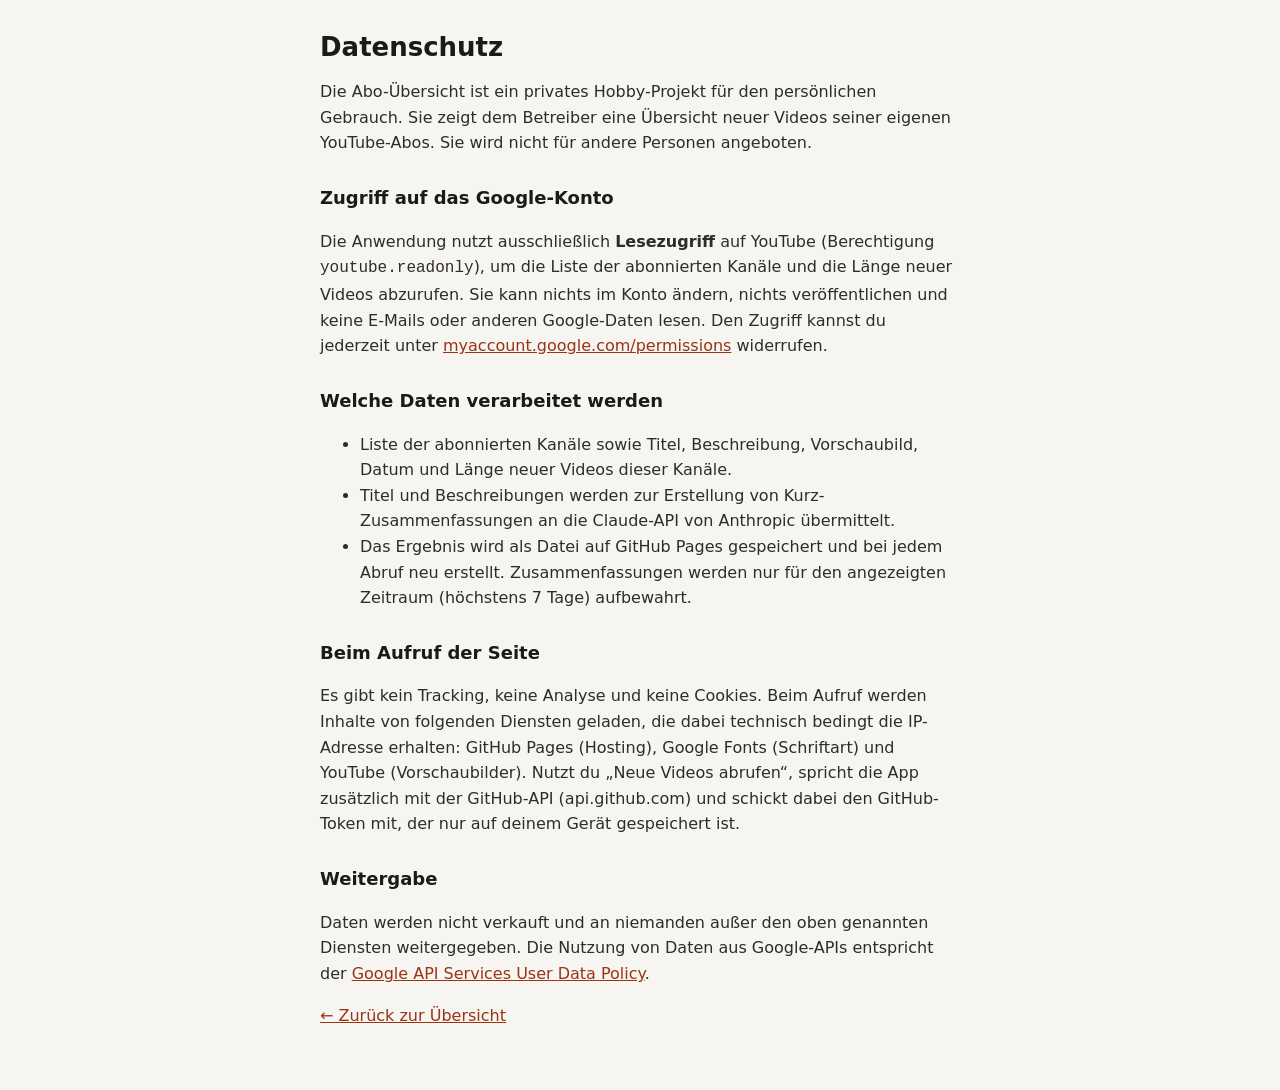
<file: site/datenschutz.html>
<!doctype html>
<html lang="de">
<head>
<meta charset="utf-8">
<meta name="viewport" content="width=device-width, initial-scale=1">
<meta name="robots" content="noindex">
<title>Datenschutz – Abo-Übersicht</title>
<style>
  body { margin: 0; background: #F6F5F2; color: #1A1A1A; font: 16px/1.6 system-ui, -apple-system, "Segoe UI", Roboto, sans-serif; }
  main { max-width: 640px; margin: 0 auto; padding: 32px 16px 48px; }
  h1 { font-size: 26px; line-height: 1.2; margin: 0 0 16px; }
  h2 { font-size: 18px; margin: 28px 0 8px; }
  p, li { color: #2E2C29; }
  a { color: #9A3412; }
</style>
</head>
<body>
<main>
  <h1>Datenschutz</h1>
  <p>Die Abo-Übersicht ist ein privates Hobby-Projekt für den persönlichen Gebrauch. Sie zeigt dem Betreiber eine Übersicht neuer Videos seiner eigenen YouTube-Abos. Sie wird nicht für andere Personen angeboten.</p>

  <h2>Zugriff auf das Google-Konto</h2>
  <p>Die Anwendung nutzt ausschließlich <strong>Lesezugriff</strong> auf YouTube (Berechtigung <code>youtube.readonly</code>), um die Liste der abonnierten Kanäle und die Länge neuer Videos abzurufen. Sie kann nichts im Konto ändern, nichts veröffentlichen und keine E-Mails oder anderen Google-Daten lesen. Den Zugriff kannst du jederzeit unter <a href="https://myaccount.google.com/permissions">myaccount.google.com/permissions</a> widerrufen.</p>

  <h2>Welche Daten verarbeitet werden</h2>
  <ul>
    <li>Liste der abonnierten Kanäle sowie Titel, Beschreibung, Vorschaubild, Datum und Länge neuer Videos dieser Kanäle.</li>
    <li>Titel und Beschreibungen werden zur Erstellung von Kurz-Zusammenfassungen an die Claude-API von Anthropic übermittelt.</li>
    <li>Das Ergebnis wird als Datei auf GitHub Pages gespeichert und bei jedem Abruf neu erstellt. Zusammenfassungen werden nur für den angezeigten Zeitraum (höchstens 7 Tage) aufbewahrt.</li>
  </ul>

  <h2>Beim Aufruf der Seite</h2>
  <p>Es gibt kein Tracking, keine Analyse und keine Cookies. Beim Aufruf werden Inhalte von folgenden Diensten geladen, die dabei technisch bedingt die IP-Adresse erhalten: GitHub Pages (Hosting), Google Fonts (Schriftart) und YouTube (Vorschaubilder). Nutzt du „Neue Videos abrufen“, spricht die App zusätzlich mit der GitHub-API (api.github.com) und schickt dabei den GitHub-Token mit, der nur auf deinem Gerät gespeichert ist.</p>

  <h2>Weitergabe</h2>
  <p>Daten werden nicht verkauft und an niemanden außer den oben genannten Diensten weitergegeben. Die Nutzung von Daten aus Google-APIs entspricht der <a href="https://developers.google.com/terms/api-services-user-data-policy">Google API Services User Data Policy</a>.</p>

  <p><a href="./">← Zurück zur Übersicht</a></p>
</main>
</body>
</html>
</file>
